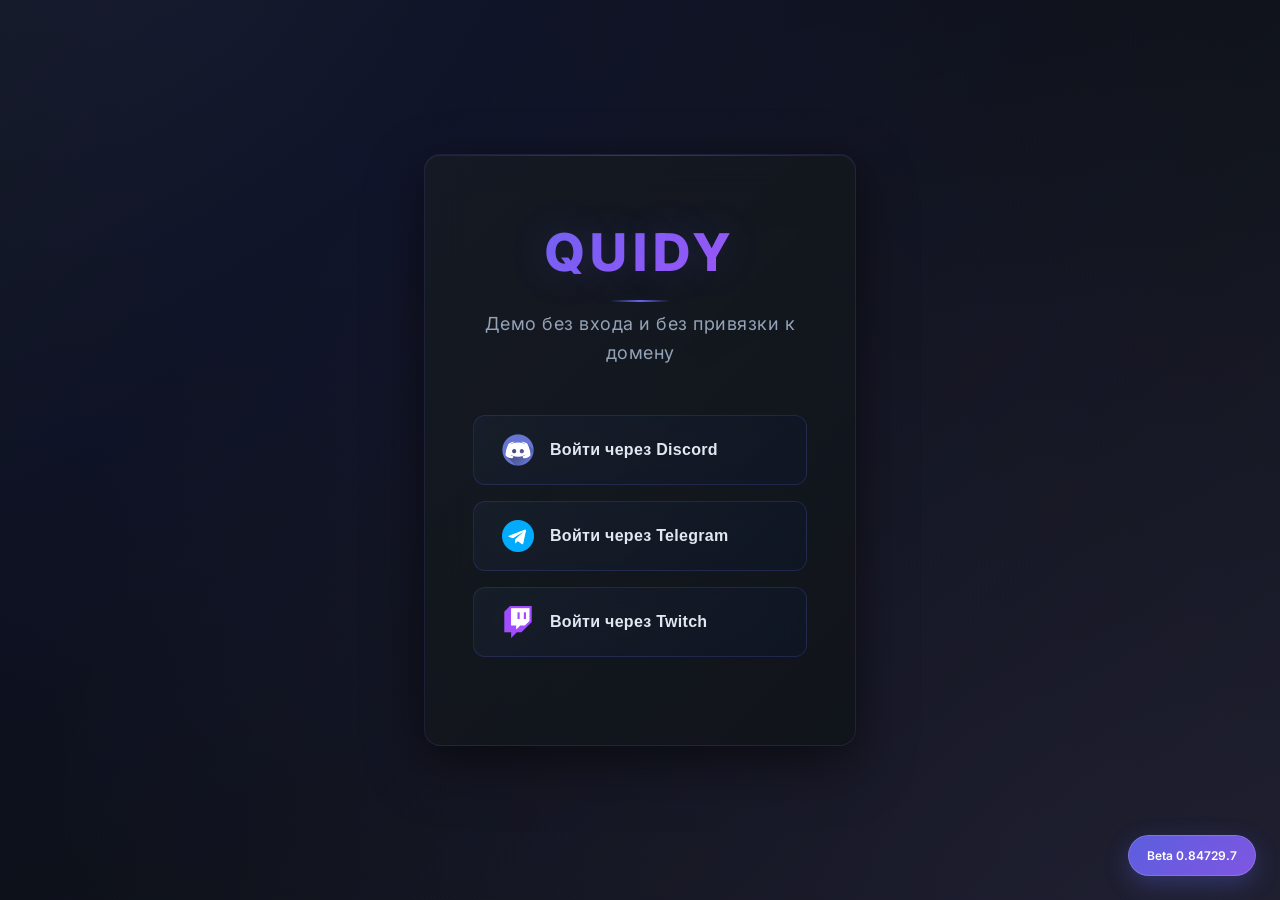
<file: index.html>
<!DOCTYPE html>
<html lang="ru">
<head>
    <meta charset="UTF-8">
    <meta name="viewport" content="width=device-width, initial-scale=1.0">
    <meta name="description" content="Quidy - безопасная платформа с авторизацией через Discord, Telegram и Twitch. Двухфакторная аутентификация для максимальной защиты вашего аккаунта.">
    <meta name="keywords" content="авторизация, OAuth, Discord, Telegram, Twitch, 2FA, безопасность">
    <meta name="author" content="Quidy">
    <meta name="robots" content="index, follow">
    
    <!-- Open Graph / Facebook -->
    <meta property="og:type" content="website">
    <meta property="og:title" content="Quidy - Безопасная авторизация">
    <meta property="og:description" content="Демо без привязки к домену и без входа через соцсети">

    <!-- Twitter -->
    <meta property="twitter:card" content="summary">
    <meta property="twitter:title" content="Quidy - Безопасная авторизация">
    <meta property="twitter:description" content="Демо без привязки к домену и без входа через соцсети">
    
    <!-- Favicon -->
    <link rel="icon" type="image/png" href="assets/logo/favicon.png">
    
    <!-- Google Fonts -->
    <link rel="preconnect" href="https://fonts.googleapis.com">
    <link rel="preconnect" href="https://fonts.gstatic.com" crossorigin>
    <link href="https://fonts.googleapis.com/css2?family=Inter:wght@300;400;500;600;700;800&display=swap" rel="stylesheet">
    
    <!-- Preload critical resources -->
    <link rel="preload" href="assets/css/styles.css" as="style">
    <link rel="preload" href="assets/js/script.js" as="script">
    
    <title>Quidy - Авторизация через Discord, Telegram, Twitch</title>
    <link rel="stylesheet" href="assets/css/styles.css">
</head>
<body>
    <div class="background-gradient"></div>
    
    <!-- Preloader -->
    <div id="preloader" style="position: fixed; top: 0; left: 0; width: 100%; height: 100%; background: #0a0e1a; z-index: 9999; display: flex; align-items: center; justify-content: center;">
        <div style="width: 60px; height: 60px; border: 3px solid rgba(99, 102, 241, 0.2); border-top-color: #6366f1; border-radius: 50%; animation: spin 1.2s cubic-bezier(0.4, 0, 0.2, 1) infinite;"></div>
    </div>
    <style>
        @keyframes spin {
            to { transform: rotate(360deg); }
        }
        
        .version-indicator {
            position: fixed;
            bottom: 24px;
            right: 24px;
            background: linear-gradient(135deg, rgba(99, 102, 241, 0.9) 0%, rgba(139, 92, 246, 0.9) 100%);
            color: #fff;
            padding: 10px 18px;
            border-radius: 24px;
            font-size: 12px;
            font-weight: 600;
            box-shadow: 0 8px 24px rgba(99, 102, 241, 0.3);
            z-index: 1000;
            cursor: pointer;
            transition: all 0.3s cubic-bezier(0.4, 0, 0.2, 1);
            border: 1px solid rgba(255, 255, 255, 0.15);
            backdrop-filter: blur(10px);
        }
        
        .version-indicator:hover {
            transform: translateY(-3px) scale(1.05);
            box-shadow: 0 12px 32px rgba(99, 102, 241, 0.4);
        }
        
        .version-tooltip {
            position: absolute;
            bottom: 100%;
            right: 0;
            background: rgba(0, 0, 0, 0.9);
            color: #fff;
            padding: 12px;
            border-radius: 8px;
            font-size: 11px;
            white-space: nowrap;
            margin-bottom: 8px;
            opacity: 0;
            visibility: hidden;
            transition: all 0.3s ease;
            z-index: 1001;
        }
        
        .version-indicator:hover .version-tooltip {
            opacity: 1;
            visibility: visible;
        }
        
        .version-tooltip::after {
            content: '';
            position: absolute;
            top: 100%;
            right: 20px;
            border: 5px solid transparent;
            border-top-color: rgba(0, 0, 0, 0.9);
        }
    </style>
    
    <div class="container">
        <div class="login-box">
            <div class="logo-section">
                <h1 class="logo-text">QUIDY</h1>
                <p class="subtitle">Демо без входа и без привязки к домену</p>
            </div>
            
            <div class="social-login">
                <button class="social-btn discord-btn" data-social="discord" id="discord-btn">
                    <img src="assets/logo/discord.png" alt="Discord" class="social-icon">
                    <span>Войти через Discord</span>
                    <div class="btn-glow"></div>
                </button>
                
                <button class="social-btn telegram-btn" data-social="telegram" id="telegram-btn">
                    <img src="assets/logo/telegram.png" alt="Telegram" class="social-icon">
                    <span>Войти через Telegram</span>
                    <div class="btn-glow"></div>
                </button>
                
                <button class="social-btn twitch-btn" data-social="twitch" id="twitch-btn">
                    <img src="assets/logo/twitch.png" alt="Twitch" class="social-icon">
                    <span>Войти через Twitch</span>
                    <div class="btn-glow"></div>
                </button>
            </div>
            
        </div>
    </div>
    
    <script>
        // Скрываем preloader после загрузки
        window.addEventListener('load', function() {
            const preloader = document.getElementById('preloader');
            if (preloader) {
                preloader.style.opacity = '0';
                preloader.style.transition = 'opacity 0.3s ease';
                setTimeout(() => {
                    preloader.style.display = 'none';
                }, 300);
            }
        });
    </script>
    
    <!-- Индикатор версии -->
    <div class="version-indicator">
        <div class="version-tooltip">
            Сборка 84729<br>
            Дата: 2024-12-27
        </div>
        Beta 0.84729.7
    </div>
    
    <script src="assets/js/script.js" defer></script>
</body>
</html>
</file>
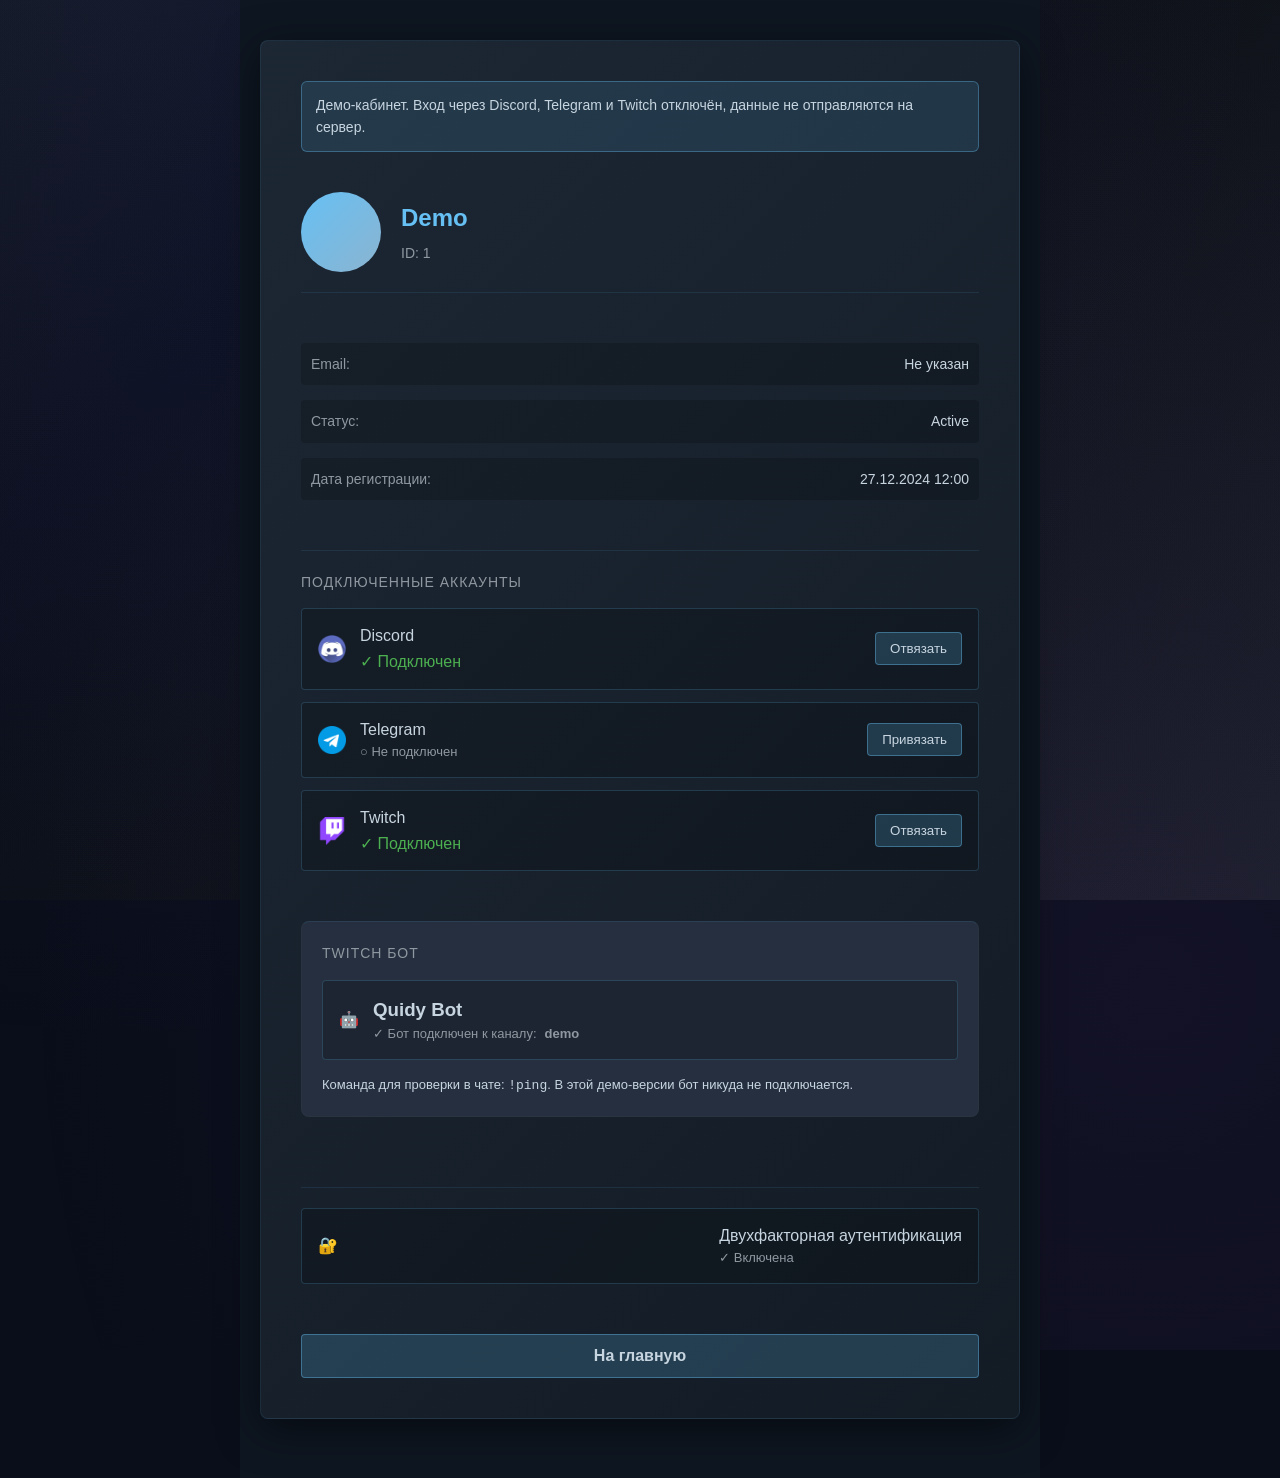
<file: profile/dashboard.html>
<!DOCTYPE html>
<html lang="ru">
<head>
    <meta charset="UTF-8">
    <meta name="viewport" content="width=device-width, initial-scale=1.0">
    <title>Quidy - Личный кабинет</title>
    <link rel="icon" type="image/png" href="../assets/logo/favicon.png">
    <link rel="stylesheet" href="../assets/css/styles.css">
    <style>
        body { overflow-y: auto !important; height: auto !important; min-height: 100vh; }
        .dashboard-container { max-width: 800px; margin: 0 auto; padding: 40px 20px 60px; }
        .profile-card {
            background: linear-gradient(135deg, rgba(30, 40, 54, 0.95) 0%, rgba(20, 28, 38, 0.95) 100%);
            border-radius: 8px;
            padding: 40px;
            box-shadow: 0 10px 40px rgba(0, 0, 0, 0.5);
            border: 1px solid rgba(102, 192, 244, 0.1);
        }
        .demo-note {
            margin-bottom: 20px;
            padding: 12px 14px;
            border-radius: 6px;
            background: rgba(102, 192, 244, 0.12);
            border: 1px solid rgba(102, 192, 244, 0.35);
            color: #c7d5e0;
            font-size: 14px;
        }
        .profile-header {
            display: flex;
            align-items: center;
            gap: 20px;
            margin-bottom: 30px;
            padding-bottom: 20px;
            border-bottom: 1px solid rgba(102, 192, 244, 0.1);
        }
        .profile-avatar {
            width: 80px;
            height: 80px;
            border-radius: 50%;
            background: linear-gradient(135deg, #66c0f4, #8bb4d0);
        }
        .profile-info h2 { color: #66c0f4; margin-bottom: 5px; }
        .profile-info p { color: #8f98a0; font-size: 14px; }
        .profile-details { display: grid; gap: 15px; }
        .detail-row {
            display: flex;
            justify-content: space-between;
            padding: 10px;
            background: rgba(0, 0, 0, 0.2);
            border-radius: 4px;
        }
        .detail-label { color: #8f98a0; font-size: 14px; }
        .detail-value { color: #c7d5e0; font-size: 14px; }
        .oauth-connections, .bot-section, .security-section { margin-top: 30px; padding-top: 20px; border-top: 1px solid rgba(102, 192, 244, 0.1); }
        .oauth-title { color: #8f98a0; font-size: 14px; margin-bottom: 15px; text-transform: uppercase; letter-spacing: 1px; }
        .oauth-list { display: flex; flex-direction: column; gap: 12px; }
        .oauth-item, .bot-card, .security-btn {
            display: flex;
            align-items: center;
            justify-content: space-between;
            gap: 16px;
            padding: 14px 16px;
            background: rgba(0, 0, 0, 0.2);
            border: 1px solid rgba(102, 192, 244, 0.2);
            border-radius: 4px;
        }
        .oauth-item-left, .bot-info-left, .security-btn { display: flex; align-items: center; gap: 14px; }
        .oauth-item-icon { width: 28px; height: 28px; }
        .oauth-item-name, .security-title, .bot-details h3 { color: #c7d5e0; }
        .status-connected { color: #4caf50; }
        .status-disconnected, .security-status, .bot-status { color: #8f98a0; font-size: 13px; }
        .btn-link, .btn-unlink, .logout-btn {
            padding: 8px 14px;
            border-radius: 4px;
            border: 1px solid rgba(102, 192, 244, 0.4);
            background: rgba(102, 192, 244, 0.2);
            color: #c7d5e0;
            text-decoration: none;
            cursor: pointer;
        }
        .logout-btn { display: block; width: 100%; margin-top: 30px; padding: 12px 30px; font-size: 16px; }
        .bot-note { margin-top: 15px; color: #c7d5e0; font-size: 13px; line-height: 1.5; }
    </style>
</head>
<body>
    <div class="background-gradient"></div>
    <div class="dashboard-container">
        <div class="profile-card">
            <p class="demo-note">Демо-кабинет. Вход через Discord, Telegram и Twitch отключён, данные не отправляются на сервер.</p>
            <div class="profile-header">
                <div class="profile-avatar"></div>
                <div class="profile-info">
                    <h2>Demo</h2>
                    <p>ID: 1</p>
                </div>
            </div>
            <div class="profile-details">
                <div class="detail-row"><span class="detail-label">Email:</span><span class="detail-value">Не указан</span></div>
                <div class="detail-row"><span class="detail-label">Статус:</span><span class="detail-value">Active</span></div>
                <div class="detail-row"><span class="detail-label">Дата регистрации:</span><span class="detail-value">27.12.2024 12:00</span></div>
            </div>
            <div class="oauth-connections">
                <div class="oauth-title">Подключенные аккаунты</div>
                <div class="oauth-list">
                    <div class="oauth-item">
                        <div class="oauth-item-left">
                            <img src="../assets/logo/discord.png" alt="Discord" class="oauth-item-icon">
                            <div><div class="oauth-item-name">Discord</div><div class="status-connected">✓ Подключен</div></div>
                        </div>
                        <button class="btn-unlink" type="button" data-demo>Отвязать</button>
                    </div>
                    <div class="oauth-item">
                        <div class="oauth-item-left">
                            <img src="../assets/logo/telegram.png" alt="Telegram" class="oauth-item-icon">
                            <div><div class="oauth-item-name">Telegram</div><div class="status-disconnected">○ Не подключен</div></div>
                        </div>
                        <button class="btn-link" type="button" data-demo>Привязать</button>
                    </div>
                    <div class="oauth-item">
                        <div class="oauth-item-left">
                            <img src="../assets/logo/twitch.png" alt="Twitch" class="oauth-item-icon">
                            <div><div class="oauth-item-name">Twitch</div><div class="status-connected">✓ Подключен</div></div>
                        </div>
                        <button class="btn-unlink" type="button" data-demo>Отвязать</button>
                    </div>
                </div>
            </div>
            <div class="bot-section">
                <div class="oauth-title">Twitch Бот</div>
                <div class="bot-card">
                    <div class="bot-info-left">
                        <div class="bot-icon">🤖</div>
                        <div class="bot-details">
                            <h3>Quidy Bot</h3>
                            <div class="bot-status">✓ Бот подключен к каналу: <strong>demo</strong></div>
                        </div>
                    </div>
                </div>
                <p class="bot-note">Команда для проверки в чате: <code>!ping</code>. В этой демо-версии бот никуда не подключается.</p>
            </div>
            <div class="security-section">
                <div class="security-btn">
                    <span>🔐</span>
                    <div>
                        <div class="security-title">Двухфакторная аутентификация</div>
                        <div class="security-status">✓ Включена</div>
                    </div>
                </div>
            </div>
            <button class="logout-btn" type="button" id="logoutBtn">На главную</button>
        </div>
    </div>
    <script>
        document.getElementById('logoutBtn').addEventListener('click', function () {
            window.location.href = '../index.html';
        });
        document.querySelectorAll('[data-demo]').forEach(function (button) {
            button.addEventListener('click', function () {
                alert('В демо это только пример, аккаунты не привязываются.');
            });
        });
    </script>
</body>
</html>
</file>
<file: assets/css/styles.css>
* {
    margin: 0;
    padding: 0;
    box-sizing: border-box;
}

body {
    font-family: 'Inter', 'Segoe UI', -apple-system, BlinkMacSystemFont, sans-serif;
    background: #0a0e1a;
    color: #e2e8f0;
    overflow: hidden;
    height: 100vh;
    display: flex;
    align-items: center;
    justify-content: center;
    line-height: 1.6;
}

.background-gradient {
    position: fixed;
    top: 0;
    left: 0;
    width: 100%;
    height: 100%;
    background: linear-gradient(135deg, #0f1419 0%, #0a0e1a 25%, #0d1117 50%, #161b22 100%);
    z-index: -1;
}

.background-gradient::before {
    content: '';
    position: absolute;
    top: -50%;
    left: -50%;
    width: 200%;
    height: 200%;
    background: radial-gradient(circle at 30% 20%, rgba(99, 102, 241, 0.08) 0%, transparent 50%),
                radial-gradient(circle at 70% 80%, rgba(168, 85, 247, 0.06) 0%, transparent 50%);
    animation: rotate 40s linear infinite;
}

.background-gradient::after {
    content: '';
    position: absolute;
    top: 0;
    left: 0;
    width: 100%;
    height: 100%;
    background: linear-gradient(45deg, transparent 0%, rgba(99, 102, 241, 0.02) 50%, transparent 100%);
    animation: shimmer 8s ease-in-out infinite;
}

@keyframes rotate {
    0% {
        transform: rotate(0deg);
    }
    100% {
        transform: rotate(360deg);
    }
}

@keyframes shimmer {
    0%, 100% {
        opacity: 0.3;
        transform: translateX(-100%);
    }
    50% {
        opacity: 0.6;
        transform: translateX(100%);
    }
}

.container {
    width: 100%;
    max-width: 480px;
    padding: 24px;
    z-index: 1;
}

.login-box {
    background: linear-gradient(135deg, rgba(22, 27, 34, 0.8) 0%, rgba(16, 20, 25, 0.9) 100%);
    border-radius: 16px;
    padding: 56px 48px;
    box-shadow: 
        0 20px 60px rgba(0, 0, 0, 0.4),
        0 8px 32px rgba(0, 0, 0, 0.2),
        inset 0 1px 0 rgba(255, 255, 255, 0.05);
    border: 1px solid rgba(99, 102, 241, 0.15);
    backdrop-filter: blur(20px);
    animation: slideIn 0.6s cubic-bezier(0.16, 1, 0.3, 1);
    position: relative;
    overflow: hidden;
}

.login-box::before {
    content: '';
    position: absolute;
    top: 0;
    left: 0;
    right: 0;
    height: 1px;
    background: linear-gradient(90deg, transparent, rgba(99, 102, 241, 0.3), transparent);
}

@keyframes slideIn {
    from {
        opacity: 0;
        transform: translateY(-40px) scale(0.95);
    }
    to {
        opacity: 1;
        transform: translateY(0) scale(1);
    }
}

.logo-section {
    text-align: center;
    margin-bottom: 48px;
}

.logo-text {
    font-size: 52px;
    font-weight: 800;
    background: linear-gradient(135deg, #6366f1 0%, #8b5cf6 50%, #a855f7 100%);
    -webkit-background-clip: text;
    -webkit-text-fill-color: transparent;
    background-clip: text;
    letter-spacing: 6px;
    margin-bottom: 16px;
    text-shadow: 0 0 40px rgba(99, 102, 241, 0.2);
    position: relative;
}

.logo-text::after {
    content: '';
    position: absolute;
    bottom: -8px;
    left: 50%;
    transform: translateX(-50%);
    width: 60px;
    height: 2px;
    background: linear-gradient(90deg, transparent, #6366f1, transparent);
    border-radius: 1px;
}

.subtitle {
    color: #94a3b8;
    font-size: 18px;
    font-weight: 400;
    letter-spacing: 0.5px;
}

.social-login {
    display: flex;
    flex-direction: column;
    gap: 16px;
    margin-bottom: 32px;
}

.social-btn {
    position: relative;
    display: flex;
    align-items: center;
    gap: 16px;
    padding: 18px 28px;
    background: linear-gradient(135deg, rgba(30, 41, 59, 0.4) 0%, rgba(15, 23, 42, 0.6) 100%);
    border: 1px solid rgba(99, 102, 241, 0.2);
    border-radius: 12px;
    color: #e2e8f0;
    font-size: 16px;
    font-weight: 500;
    cursor: pointer;
    transition: all 0.3s cubic-bezier(0.4, 0, 0.2, 1);
    overflow: hidden;
    backdrop-filter: blur(10px);
}

.social-btn:hover {
    background: linear-gradient(135deg, rgba(30, 41, 59, 0.6) 0%, rgba(15, 23, 42, 0.8) 100%);
    border-color: rgba(99, 102, 241, 0.4);
    transform: translateY(-3px) scale(1.02);
    box-shadow: 
        0 12px 32px rgba(0, 0, 0, 0.3),
        0 4px 16px rgba(99, 102, 241, 0.1);
}

.social-btn:active {
    transform: translateY(-1px) scale(1.01);
    transition: all 0.1s ease;
}

.social-icon {
    width: 32px;
    height: 32px;
    object-fit: contain;
    filter: brightness(1.1);
    transition: transform 0.3s ease;
}

.social-btn:hover .social-icon {
    transform: scale(1.1);
}

.social-btn span {
    flex: 1;
    text-align: left;
    font-weight: 600;
    letter-spacing: 0.3px;
}

.btn-glow {
    position: absolute;
    top: 0;
    left: -100%;
    width: 100%;
    height: 100%;
    background: linear-gradient(90deg, transparent, rgba(99, 102, 241, 0.15), transparent);
    transition: left 0.6s cubic-bezier(0.4, 0, 0.2, 1);
}

.social-btn:hover .btn-glow {
    left: 100%;
}

/* Специфичные цвета для каждой кнопки */
.discord-btn:hover {
    border-color: rgba(88, 101, 242, 0.6);
    box-shadow: 
        0 12px 32px rgba(0, 0, 0, 0.3),
        0 4px 16px rgba(88, 101, 242, 0.2);
}

.telegram-btn:hover {
    border-color: rgba(34, 159, 221, 0.6);
    box-shadow: 
        0 12px 32px rgba(0, 0, 0, 0.3),
        0 4px 16px rgba(34, 159, 221, 0.2);
}

.twitch-btn:hover {
    border-color: rgba(145, 70, 255, 0.6);
    box-shadow: 
        0 12px 32px rgba(0, 0, 0, 0.3),
        0 4px 16px rgba(145, 70, 255, 0.2);
}

.error-notification {
    position: fixed;
    top: 20px;
    right: 20px;
    background: linear-gradient(135deg, rgba(194, 58, 58, 0.95) 0%, rgba(153, 46, 46, 0.95) 100%);
    color: white;
    padding: 15px 25px;
    border-radius: 8px;
    box-shadow: 0 4px 15px rgba(0, 0, 0, 0.5);
    z-index: 10000;
    font-size: 14px;
    animation: slideInRight 0.3s ease-out;
}

@keyframes slideInRight {
    from {
        transform: translateX(400px);
        opacity: 0;
    }
    to {
        transform: translateX(0);
        opacity: 1;
    }
}

@keyframes shake {
    0%, 100% { transform: translateX(0); }
    10%, 30%, 50%, 70%, 90% { transform: translateX(-8px); }
    20%, 40%, 60%, 80% { transform: translateX(8px); }
}

.success-notification {
    position: fixed;
    top: 20px;
    right: 20px;
    background: linear-gradient(135deg, rgba(76, 175, 80, 0.95) 0%, rgba(56, 142, 60, 0.95) 100%);
    color: white;
    padding: 15px 25px;
    border-radius: 8px;
    box-shadow: 0 4px 15px rgba(0, 0, 0, 0.5);
    z-index: 10000;
    font-size: 14px;
    animation: slideInRight 0.3s ease-out;
}

/* Адаптивность */
@media (max-width: 500px) {
    .container {
        padding: 16px;
    }
    
    .login-box {
        padding: 40px 32px;
        border-radius: 12px;
    }
    
    .logo-text {
        font-size: 42px;
        letter-spacing: 4px;
    }
    
    .subtitle {
        font-size: 16px;
    }
    
    .social-btn {
        padding: 16px 24px;
        font-size: 15px;
        border-radius: 10px;
    }
    
    .social-icon {
        width: 28px;
        height: 28px;
    }
    
    .privacy-checkbox {
        padding: 12px;
    }
    
    .privacy-text {
        font-size: 12px;
    }
    
    .checkmark {
        height: 20px;
        width: 20px;
        min-width: 20px;
    }
}

/* Стили для страницы профиля */
.dashboard-container {
    display: flex;
    min-height: 100vh;
    background: #0e1621;
}

.profile-card {
    flex: 1;
    display: flex;
    flex-direction: column;
    max-width: 1200px;
    margin: 0 auto;
    padding: 20px;
    gap: 20px;
}

.profile-sidebar {
    width: 300px;
    background: #1e2836;
    border-radius: 12px;
    padding: 25px;
    margin-right: 20px;
    height: fit-content;
    position: sticky;
    top: 20px;
}

.profile-main {
    flex: 1;
    background: #1e2836;
    border-radius: 12px;
    padding: 25px;
}

.section-title {
    color: #c7d5e0;
    font-size: 18px;
    font-weight: 600;
    margin-bottom: 20px;
    display: flex;
    align-items: center;
    gap: 10px;
}

.account-item {
    display: flex;
    align-items: center;
    justify-content: space-between;
    padding: 15px;
    background: #252f3f;
    border-radius: 8px;
    margin-bottom: 10px;
    border: 1px solid #2a3441;
}

.account-info {
    display: flex;
    align-items: center;
    gap: 12px;
}

.account-logo {
    width: 24px;
    height: 24px;
    border-radius: 4px;
}

.account-status {
    display: flex;
    align-items: center;
    gap: 8px;
    font-size: 14px;
    font-weight: 500;
}

.status-connected {
    color: #4caf50;
}

.status-disconnected {
    color: #8f98a0;
}

.btn {
    padding: 8px 16px;
    border: none;
    border-radius: 6px;
    font-size: 14px;
    font-weight: 500;
    cursor: pointer;
    transition: all 0.2s ease;
    text-decoration: none;
    display: inline-block;
    text-align: center;
}

.btn-primary {
    background: #66c0f4;
    color: white;
}

.btn-primary:hover {
    background: #5bb0e4;
    transform: translateY(-1px);
}

.btn-danger {
    background: #f44336;
    color: white;
}

.btn-danger:hover {
    background: #d32f2f;
    transform: translateY(-1px);
}

.btn-secondary {
    background: #6c757d;
    color: white;
}

.btn-secondary:hover {
    background: #5a6268;
    transform: translateY(-1px);
}

.bot-section {
    background: #252f3f;
    border-radius: 8px;
    padding: 20px;
    margin-bottom: 20px;
    border: 1px solid #2a3441;
}

.bot-info {
    display: flex;
    align-items: center;
    gap: 12px;
    margin-bottom: 15px;
}

.bot-status {
    display: flex;
    align-items: center;
    gap: 8px;
    font-size: 14px;
    font-weight: 500;
    color: #4caf50;
}

.bot-channel {
    color: #8f98a0;
    font-size: 13px;
    margin-top: 5px;
}

.success-message {
    background: rgba(76, 175, 80, 0.1);
    color: #4caf50;
    padding: 12px 16px;
    border-radius: 6px;
    border: 1px solid rgba(76, 175, 80, 0.2);
    margin-bottom: 20px;
    font-size: 14px;
}

.warning-message {
    background: rgba(255, 152, 0, 0.1);
    color: #ff9800;
    padding: 12px 16px;
    border-radius: 6px;
    border: 1px solid rgba(255, 152, 0, 0.2);
    margin-bottom: 20px;
    font-size: 14px;
}

.info-banner {
    background: rgba(102, 192, 244, 0.1);
    color: #66c0f4;
    padding: 12px 16px;
    border-radius: 6px;
    border: 1px solid rgba(102, 192, 244, 0.2);
    margin-bottom: 20px;
    font-size: 14px;
    display: flex;
    align-items: center;
    gap: 8px;
}

.logout-btn {
    width: 100%;
    background: #f44336;
    color: white;
    border: none;
    padding: 12px 20px;
    border-radius: 6px;
    font-size: 16px;
    font-weight: 600;
    cursor: pointer;
    transition: all 0.2s ease;
    margin-top: 20px;
}

.logout-btn:hover {
    background: #d32f2f;
    transform: translateY(-1px);
}

/* Адаптивность */
@media (max-width: 768px) {
    .dashboard-container {
        flex-direction: column;
    }
    
    .profile-sidebar {
        width: 100%;
        margin-right: 0;
        margin-bottom: 20px;
        position: static;
    }
    
    .profile-card {
        padding: 15px;
    }
}
</file>
